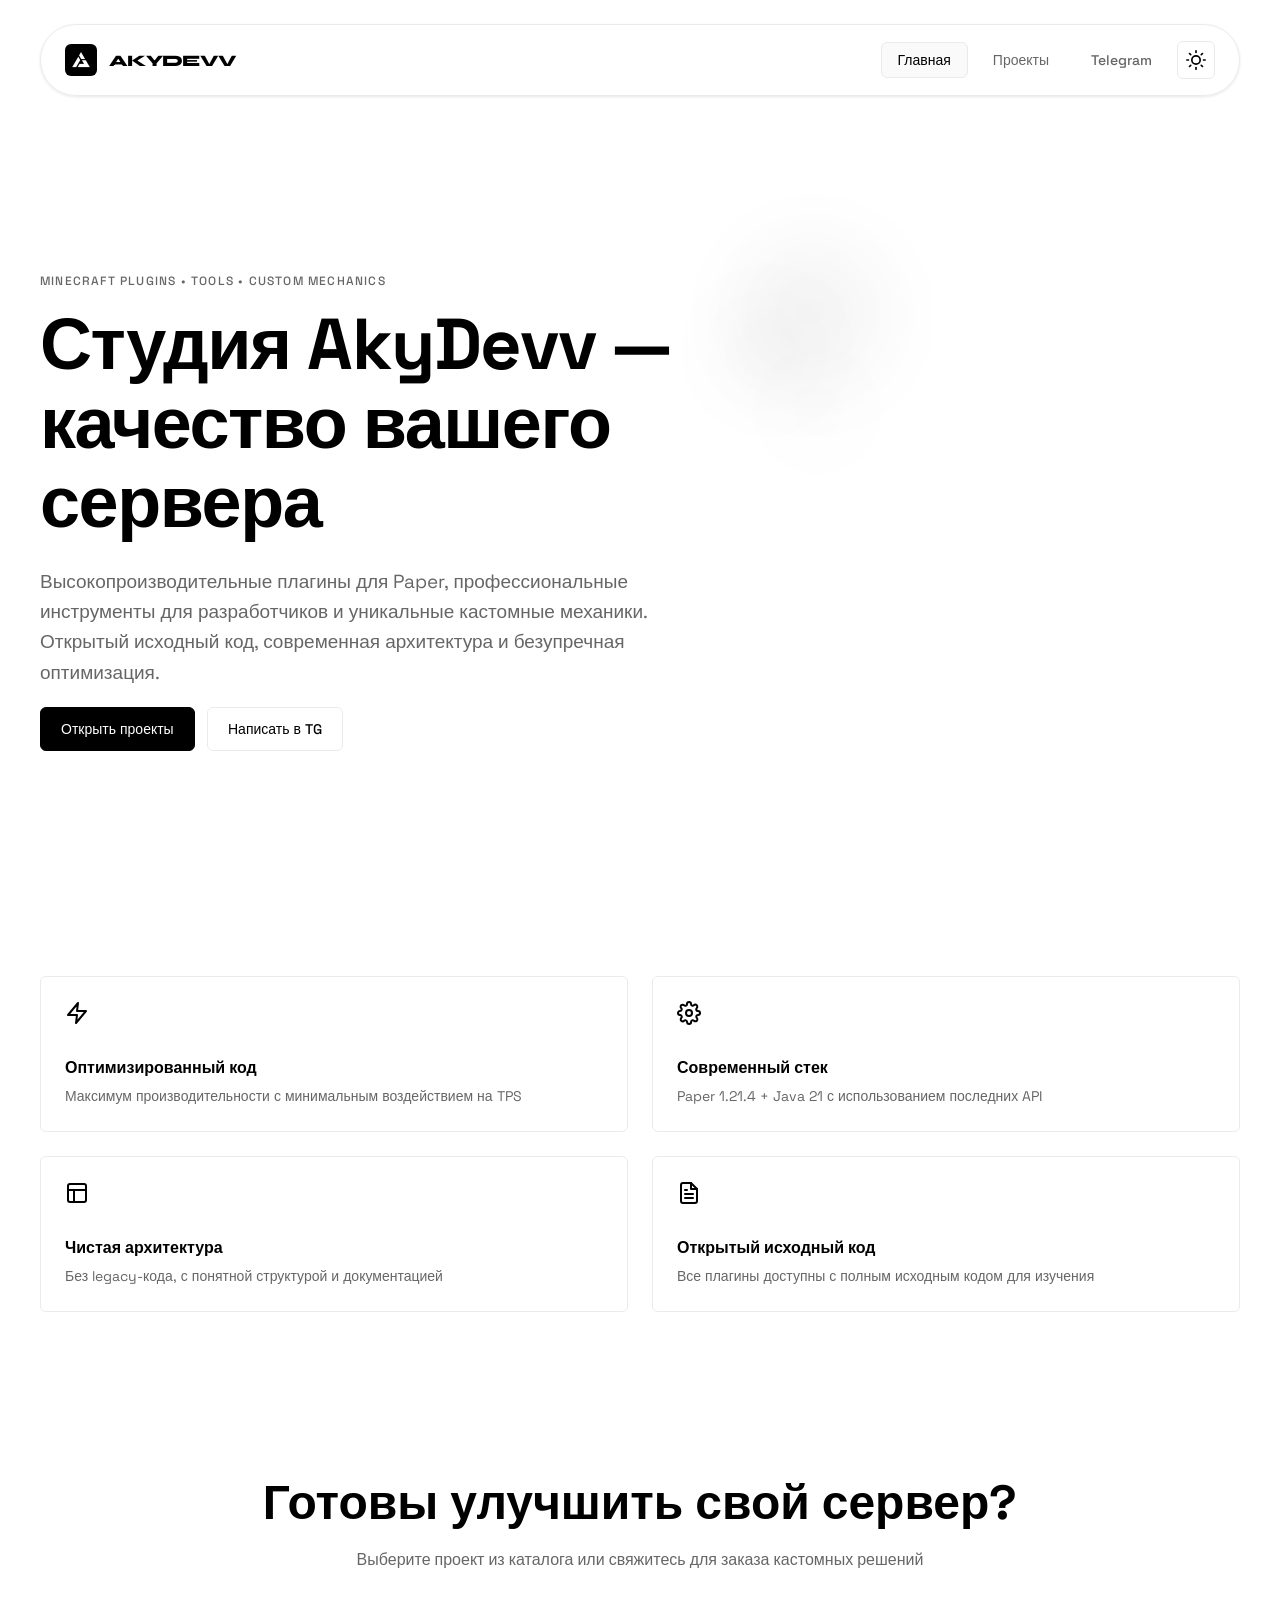
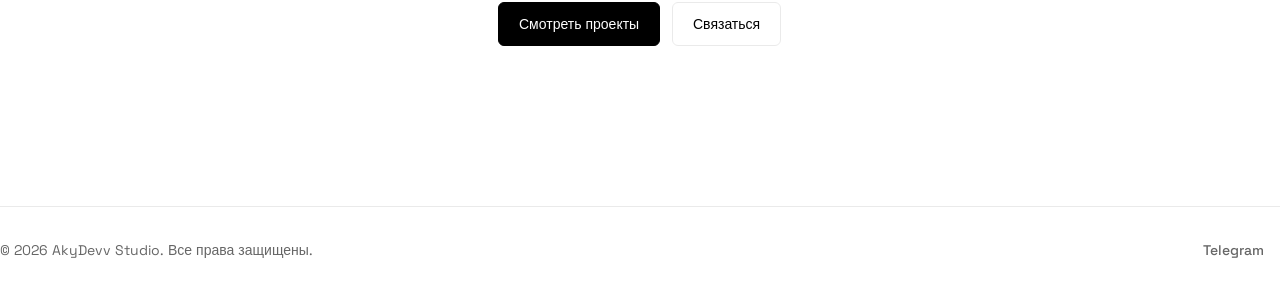
<file: index.html>
<!doctype html>
<html lang="ru">
<head>
  <meta charset="utf-8" />
  <meta name="viewport" content="width=device-width, initial-scale=1" />
  <title>AkyDevv — Minecraft Studio</title>
  <meta name="description" content="Сайт проектов студии Minecraft-разработки @AkyDevv." />
  <link rel="stylesheet" href="assets/styles.css" />
</head>
<body>
  <div class="grain" aria-hidden="true"></div>
  <header class="site-header">
    <a class="brand" href="index.html" aria-label="AkyDevv home">
      <span class="brand-cube"></span>
      <span>AkyDevv</span>
    </a>
    <nav class="nav" aria-label="Главная навигация">
      <a href="index.html" class="active">Главная</a>
      <a href="works.html">Проекты</a>
      <a href="https://t.me/akydevv" target="_blank" rel="noreferrer">Telegram</a>
      <button class="theme-toggle" aria-label="Переключить тему" type="button">
        <svg class="theme-icon sun" width="20" height="20" viewBox="0 0 24 24" fill="none" stroke="currentColor" stroke-width="2" stroke-linecap="round" stroke-linejoin="round">
          <circle cx="12" cy="12" r="5"></circle>
          <line x1="12" y1="1" x2="12" y2="3"></line>
          <line x1="12" y1="21" x2="12" y2="23"></line>
          <line x1="4.22" y1="4.22" x2="5.64" y2="5.64"></line>
          <line x1="18.36" y1="18.36" x2="19.78" y2="19.78"></line>
          <line x1="1" y1="12" x2="3" y2="12"></line>
          <line x1="21" y1="12" x2="23" y2="12"></line>
          <line x1="4.22" y1="19.78" x2="5.64" y2="18.36"></line>
          <line x1="18.36" y1="5.64" x2="19.78" y2="4.22"></line>
        </svg>
        <svg class="theme-icon moon" width="20" height="20" viewBox="0 0 24 24" fill="none" stroke="currentColor" stroke-width="2" stroke-linecap="round" stroke-linejoin="round" style="display: none;">
          <path d="M21 12.79A9 9 0 1 1 11.21 3 7 7 0 0 0 21 12.79z"></path>
        </svg>
      </button>
    </nav>
  </header>

  <main class="hero-shell">
    <section class="hero">
      <div class="hero-copy reveal">
        <div class="floating-orbs">
          <div class="orb orb-1"></div>
          <div class="orb orb-2"></div>
          <div class="orb orb-3"></div>
        </div>
        <p class="eyebrow">Minecraft plugins • tools • custom mechanics</p>
        <h1>Студия <span>AkyDevv</span> — качество вашего сервера</h1>
        <p class="lead">Высокопроизводительные плагины для Paper, профессиональные инструменты для разработчиков и уникальные кастомные механики. Открытый исходный код, современная архитектура и безупречная оптимизация.</p>
        <div class="hero-actions">
          <a class="btn primary t-text-swap" href="works.html" data-text="Открыть проекты">Открыть проекты</a>
          <a class="btn ghost t-text-swap" href="https://t.me/akydevv" target="_blank" rel="noreferrer" data-text="Написать в TG">Написать в TG</a>
        </div>
      </div>
    </section>

    <section class="features-section">
      <div class="features-grid">
        <div class="feature-card reveal delay-1">
          <div class="feature-icon">
            <svg width="24" height="24" viewBox="0 0 24 24" fill="none" stroke="currentColor" stroke-width="2" stroke-linecap="round" stroke-linejoin="round">
              <polygon points="13 2 3 14 12 14 11 22 21 10 12 10 13 2"></polygon>
            </svg>
          </div>
          <h3>Оптимизированный код</h3>
          <p>Максимум производительности с минимальным воздействием на TPS</p>
        </div>
        <div class="feature-card reveal delay-2">
          <div class="feature-icon">
            <svg width="24" height="24" viewBox="0 0 24 24" fill="none" stroke="currentColor" stroke-width="2" stroke-linecap="round" stroke-linejoin="round">
              <circle cx="12" cy="12" r="3"></circle>
              <path d="M19.4 15a1.65 1.65 0 0 0 .33 1.82l.06.06a2 2 0 0 1 0 2.83 2 2 0 0 1-2.83 0l-.06-.06a1.65 1.65 0 0 0-1.82-.33 1.65 1.65 0 0 0-1 1.51V21a2 2 0 0 1-2 2 2 2 0 0 1-2-2v-.09A1.65 1.65 0 0 0 9 19.4a1.65 1.65 0 0 0-1.82.33l-.06.06a2 2 0 0 1-2.83 0 2 2 0 0 1 0-2.83l.06-.06a1.65 1.65 0 0 0 .33-1.82 1.65 1.65 0 0 0-1.51-1H3a2 2 0 0 1-2-2 2 2 0 0 1 2-2h.09A1.65 1.65 0 0 0 4.6 9a1.65 1.65 0 0 0-.33-1.82l-.06-.06a2 2 0 0 1 0-2.83 2 2 0 0 1 2.83 0l.06.06a1.65 1.65 0 0 0 1.82.33H9a1.65 1.65 0 0 0 1-1.51V3a2 2 0 0 1 2-2 2 2 0 0 1 2 2v.09a1.65 1.65 0 0 0 1 1.51 1.65 1.65 0 0 0 1.82-.33l.06-.06a2 2 0 0 1 2.83 0 2 2 0 0 1 0 2.83l-.06.06a1.65 1.65 0 0 0-.33 1.82V9a1.65 1.65 0 0 0 1.51 1H21a2 2 0 0 1 2 2 2 2 0 0 1-2 2h-.09a1.65 1.65 0 0 0-1.51 1z"></path>
            </svg>
          </div>
          <h3>Современный стек</h3>
          <p>Paper 1.21.4 + Java 21 с использованием последних API</p>
        </div>
        <div class="feature-card reveal delay-3">
          <div class="feature-icon">
            <svg width="24" height="24" viewBox="0 0 24 24" fill="none" stroke="currentColor" stroke-width="2" stroke-linecap="round" stroke-linejoin="round">
              <rect x="3" y="3" width="18" height="18" rx="2" ry="2"></rect>
              <line x1="3" y1="9" x2="21" y2="9"></line>
              <line x1="9" y1="21" x2="9" y2="9"></line>
            </svg>
          </div>
          <h3>Чистая архитектура</h3>
          <p>Без legacy-кода, с понятной структурой и документацией</p>
        </div>
        <div class="feature-card reveal delay-4">
          <div class="feature-icon">
            <svg width="24" height="24" viewBox="0 0 24 24" fill="none" stroke="currentColor" stroke-width="2" stroke-linecap="round" stroke-linejoin="round">
              <path d="M14 2H6a2 2 0 0 0-2 2v16a2 2 0 0 0 2 2h12a2 2 0 0 0 2-2V8z"></path>
              <polyline points="14 2 14 8 20 8"></polyline>
              <line x1="16" y1="13" x2="8" y2="13"></line>
              <line x1="16" y1="17" x2="8" y2="17"></line>
              <polyline points="10 9 9 9 8 9"></polyline>
            </svg>
          </div>
          <h3>Открытый исходный код</h3>
          <p>Все плагины доступны с полным исходным кодом для изучения</p>
        </div>
      </div>
    </section>

    <section class="cta-section reveal">
      <h2>Готовы улучшить свой сервер?</h2>
      <p>Выберите проект из каталога или свяжитесь для заказа кастомных решений</p>
      <div class="cta-actions">
        <a class="btn primary t-text-swap" href="works.html" data-text="Смотреть проекты">Смотреть проекты</a>
        <a class="btn ghost t-text-swap" href="https://t.me/akydevv" target="_blank" rel="noreferrer" data-text="Связаться">Связаться</a>
      </div>
    </section>
  </main>

  <footer class="site-footer">
    <p>© 2026 AkyDevv Studio. Все права защищены.</p>
    <div class="footer-links">
      <a href="https://t.me/akydevv" target="_blank" rel="noreferrer">Telegram</a>
    </div>
  </footer>

  <script src="assets/app.js"></script>
</body>
</html>
</file>
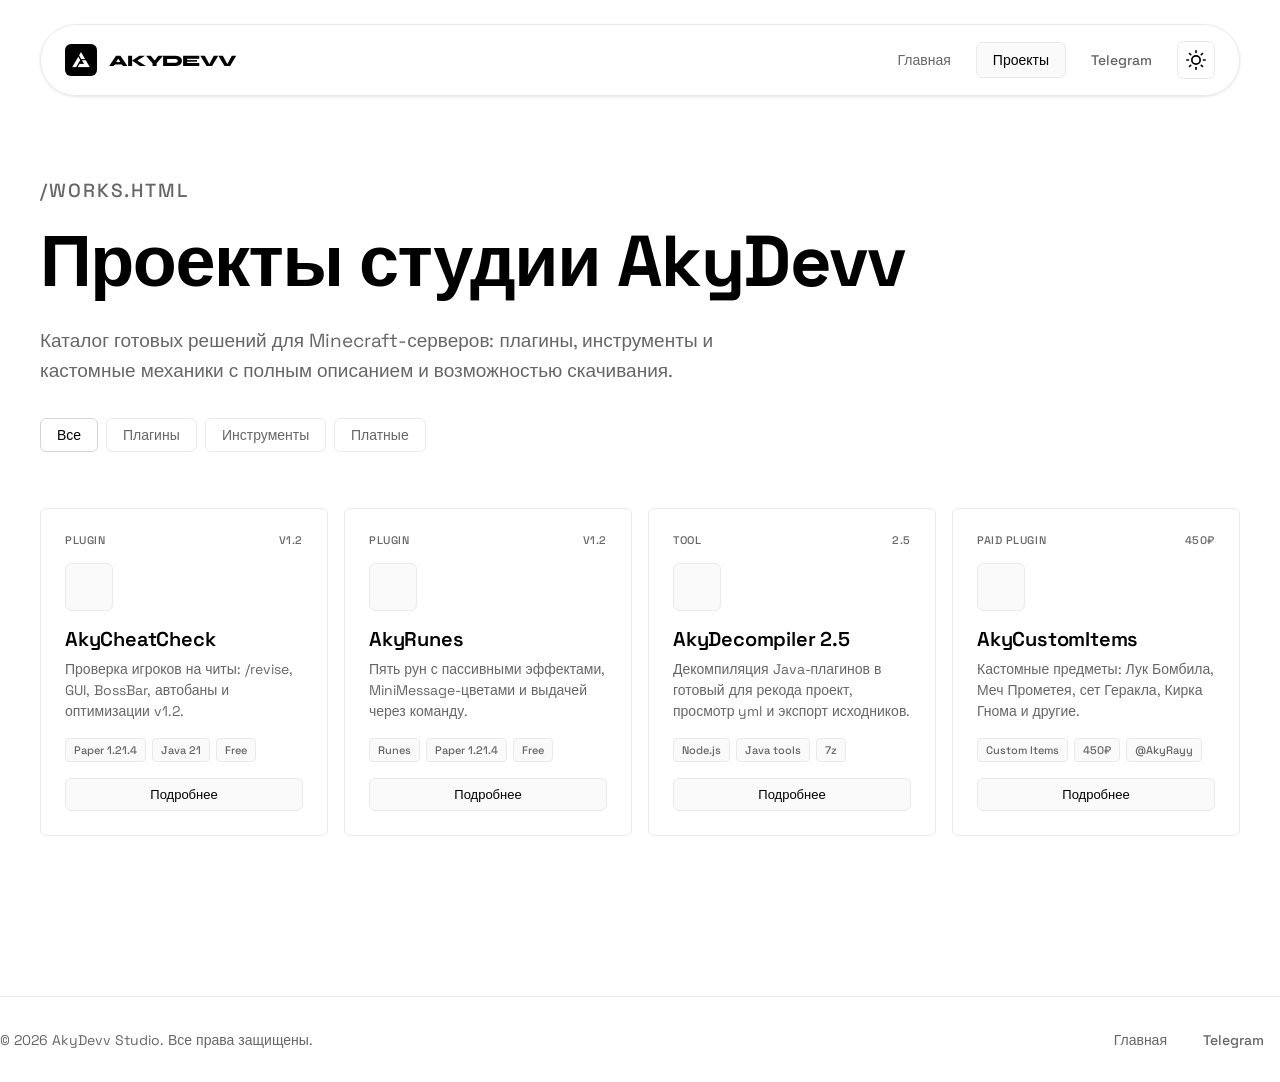
<file: works.html>
<!doctype html>
<html lang="ru">
<head>
  <meta charset="utf-8" />
  <meta name="viewport" content="width=device-width, initial-scale=1" />
  <title>Проекты — AkyDevv</title>
  <meta name="description" content="Каталог проектов студии Minecraft-разработки @AkyDevv." />
  <link rel="stylesheet" href="assets/styles.css" />
</head>
<body>
  <div class="grain" aria-hidden="true"></div>
  <header class="site-header">
    <a class="brand" href="index.html" aria-label="AkyDevv home">
      <span class="brand-cube"></span>
      <span>AkyDevv</span>
    </a>
    <nav class="nav" aria-label="Главная навигация">
      <a href="index.html">Главная</a>
      <a href="works.html" class="active">Проекты</a>
      <a href="https://t.me/akydevv" target="_blank" rel="noreferrer">Telegram</a>
      <button class="theme-toggle" aria-label="Переключить тему" type="button">
        <svg class="theme-icon sun" width="20" height="20" viewBox="0 0 24 24" fill="none" stroke="currentColor" stroke-width="2" stroke-linecap="round" stroke-linejoin="round">
          <circle cx="12" cy="12" r="5"></circle>
          <line x1="12" y1="1" x2="12" y2="3"></line>
          <line x1="12" y1="21" x2="12" y2="23"></line>
          <line x1="4.22" y1="4.22" x2="5.64" y2="5.64"></line>
          <line x1="18.36" y1="18.36" x2="19.78" y2="19.78"></line>
          <line x1="1" y1="12" x2="3" y2="12"></line>
          <line x1="21" y1="12" x2="23" y2="12"></line>
          <line x1="4.22" y1="19.78" x2="5.64" y2="18.36"></line>
          <line x1="18.36" y1="5.64" x2="19.78" y2="4.22"></line>
        </svg>
        <svg class="theme-icon moon" width="20" height="20" viewBox="0 0 24 24" fill="none" stroke="currentColor" stroke-width="2" stroke-linecap="round" stroke-linejoin="round" style="display: none;">
          <path d="M21 12.79A9 9 0 1 1 11.21 3 7 7 0 0 0 21 12.79z"></path>
        </svg>
      </button>
    </nav>
  </header>

  <main class="works-page">
    <section class="works-hero reveal">
      <p class="eyebrow">/works.html</p>
      <h1>Проекты студии <span>AkyDevv</span></h1>
      <p>Каталог готовых решений для Minecraft-серверов: плагины, инструменты и кастомные механики с полным описанием и возможностью скачивания.</p>
      <div class="filter-tabs">
        <button class="filter-tab active" data-filter="all">Все</button>
        <button class="filter-tab" data-filter="plugin">Плагины</button>
        <button class="filter-tab" data-filter="tool">Инструменты</button>
        <button class="filter-tab" data-filter="paid">Платные</button>
      </div>
    </section>

    <section class="project-grid" aria-label="Список проектов">
      <article class="project-card green reveal delay-1 t-resize" data-project="akycheatcheck" data-type="plugin" tabindex="0" role="button" aria-label="Открыть AkyCheatCheck">
        <div class="card-topline"><span>PLUGIN</span><span>v1.2</span></div>
        <div class="project-icon shield"></div>
        <h2>AkyCheatCheck</h2>
        <p>Проверка игроков на читы: /revise, GUI, BossBar, автобаны и оптимизации v1.2.</p>
        <div class="tag-row"><span>Paper 1.21.4</span><span>Java 21</span><span>Free</span></div>
        <button class="open-card t-text-swap" type="button" data-text="Открыть">Подробнее</button>
      </article>

      <article class="project-card violet reveal delay-2 t-resize" data-project="akyrunes" data-type="plugin" tabindex="0" role="button" aria-label="Открыть AkyRunes">
        <div class="card-topline"><span>PLUGIN</span><span>v1.2</span></div>
        <div class="project-icon rune"></div>
        <h2>AkyRunes</h2>
        <p>Пять рун с пассивными эффектами, MiniMessage-цветами и выдачей через команду.</p>
        <div class="tag-row"><span>Runes</span><span>Paper 1.21.4</span><span>Free</span></div>
        <button class="open-card t-text-swap" type="button" data-text="Открыть">Подробнее</button>
      </article>

      <article class="project-card lime reveal delay-3 t-resize" data-project="akydecompiler" data-type="tool" tabindex="0" role="button" aria-label="Открыть AkyDecompiler 2.5">
        <div class="card-topline"><span>TOOL</span><span>2.5</span></div>
        <div class="project-icon terminal"></div>
        <h2>AkyDecompiler 2.5</h2>
        <p>Декомпиляция Java-плагинов в готовый для рекода проект, просмотр yml и экспорт исходников.</p>
        <div class="tag-row"><span>Node.js</span><span>Java tools</span><span>7z</span></div>
        <button class="open-card t-text-swap" type="button" data-text="Открыть">Подробнее</button>
      </article>

      <article class="project-card orange reveal delay-4 t-resize" data-project="akycustomitems" data-type="paid" tabindex="0" role="button" aria-label="Открыть AkyCustomItems">
        <div class="card-topline"><span>PAID PLUGIN</span><span>450₽</span></div>
        <div class="project-icon sword"></div>
        <h2>AkyCustomItems</h2>
        <p>Кастомные предметы: Лук Бомбила, Меч Прометея, сет Геракла, Кирка Гнома и другие.</p>
        <div class="tag-row"><span>Custom Items</span><span>450₽</span><span>@AkyRayy</span></div>
        <button class="open-card t-text-swap" type="button" data-text="Открыть">Подробнее</button>
      </article>
    </section>
  </main>

  <footer class="site-footer">
    <p>© 2026 AkyDevv Studio. Все права защищены.</p>
    <div class="footer-links">
      <a href="index.html">Главная</a>
      <a href="https://t.me/akydevv" target="_blank" rel="noreferrer">Telegram</a>
    </div>
  </footer>

  <div class="modal" id="projectModal" aria-hidden="true" role="dialog" aria-modal="true" aria-labelledby="modalTitle">
    <div class="modal-backdrop" data-close="true"></div>
    <article class="modal-panel" role="document">
      <button class="modal-close" type="button" aria-label="Закрыть окно" data-close="true">×</button>
      <div class="modal-kicker" id="modalKicker"></div>
      <h2 id="modalTitle"></h2>
      <p class="modal-subtitle" id="modalSubtitle"></p>
      <div class="modal-actions" id="modalActions"></div>
      <div class="modal-content" id="modalContent"></div>
    </article>
  </div>

  <script src="assets/app.js"></script>
</body>
</html>
</file>
<file: assets/styles.css>
@import url('https://fonts.googleapis.com/css2?family=Space+Grotesk:wght@400;500;700&family=Syne:wght@400;700;800&display=swap');

:root {
  --bg: #ffffff;
  --bg-2: #fafafa;
  --panel: #ffffff;
  --panel-2: #ffffff;
  --line: #eaeaea;
  --line-strong: #d4d4d4;
  --text: #000000;
  --muted: #666666;
  --accent: #000000;
  --accent-hover: #333333;
  --shadow: 0 1px 3px rgba(0, 0, 0, 0.1);
  --shadow-lg: 0 4px 6px rgba(0, 0, 0, 0.1);
  --radius: 6px;
  /* transitions-dev */
  --resize-dur: 300ms;
  --resize-ease: cubic-bezier(0.22, 1, 0.36, 1);
  --modal-open-dur: 250ms;
  --modal-close-dur: 150ms;
  --modal-scale: 0.96;
  --modal-scale-close: 0.96;
  --modal-ease: cubic-bezier(0.22, 1, 0.36, 1);
  --check-opacity-dur: 550ms;
  --check-rotate-dur: 550ms;
  --check-rotate-from: 80deg;
  --check-bob-dur: 450ms;
  --check-y-amount: 40px;
  --check-blur-dur: 500ms;
  --check-blur-from: 10px;
  --check-path-dur: 550ms;
  --check-path-delay: 80ms;
  --check-ease-out: cubic-bezier(0.22, 1, 0.36, 1);
  --check-ease-opacity: cubic-bezier(0.22, 1, 0.36, 1);
  --check-ease-rotate: cubic-bezier(0.22, 1, 0.36, 1);
  --check-ease-bob: cubic-bezier(0.34, 1.35, 0.64, 1);
  --check-ease-path: cubic-bezier(0.22, 1, 0.36, 1);
  --icon-swap-dur: 200ms;
  --icon-swap-blur: 2px;
  --icon-swap-start-scale: 0.25;
  --icon-swap-ease: ease-in-out;
  --text-swap-dur: 150ms;
  --text-swap-translate-y: 4px;
  --text-swap-blur: 2px;
  --text-swap-ease: ease-in-out;
  --page-slide-dur: 200ms;
  --page-fade-dur: 200ms;
  --page-slide-distance: 8px;
  --page-blur: 3px;
  --page-stagger: 0ms;
  --page-exit-enabled: 1;
  --page-slide-ease: cubic-bezier(0.22, 1, 0.36, 1);
  --page-fade-ease: cubic-bezier(0.22, 1, 0.36, 1);
}

[data-theme="dark"] {
  --bg: #000000;
  --bg-2: #111111;
  --panel: #111111;
  --panel-2: #1a1a1a;
  --line: #333333;
  --line-strong: #444444;
  --text: #ffffff;
  --muted: #888888;
  --accent: #ffffff;
  --accent-hover: #e0e0e0;
  --shadow: 0 1px 3px rgba(0, 0, 0, 0.3);
  --shadow-lg: 0 4px 6px rgba(0, 0, 0, 0.3);
}

* { box-sizing: border-box; }

html { scroll-behavior: smooth; }

body {
  margin: 0;
  min-height: 100vh;
  color: var(--text);
  font-family: "Space Grotesk", sans-serif;
  background: var(--bg);
  overflow-x: hidden;
}

.grain {
  display: none;
}

.site-header {
  width: min(1200px, calc(100% - 32px));
  margin: 24px auto 0;
  padding: 16px 24px;
  border: 1px solid var(--line);
  background: rgba(255, 255, 255, 0.8);
  backdrop-filter: blur(12px);
  -webkit-backdrop-filter: blur(12px);
  display: flex;
  align-items: center;
  justify-content: space-between;
  position: sticky;
  top: 24px;
  z-index: 20;
  border-radius: 50px;
  box-shadow: var(--shadow);
}

[data-theme="dark"] .site-header {
  background: rgba(0, 0, 0, 0.8);
}

.brand {
  color: var(--text);
  text-decoration: none;
  font-family: "Syne", sans-serif;
  font-weight: 800;
  letter-spacing: -.04em;
  display: inline-flex;
  gap: 12px;
  align-items: center;
  text-transform: uppercase;
  font-size: 16px;
}

.brand-cube {
  width: 32px;
  height: 32px;
  background: url('images/avatar.png') center/cover;
  border-radius: var(--radius);
  display: flex;
  align-items: center;
  justify-content: center;
}

.nav { display: flex; align-items: center; gap: 8px; }

.nav a {
  color: var(--muted);
  text-decoration: none;
  padding: 8px 16px;
  border: 1px solid transparent;
  font-size: 14px;
  font-weight: 500;
  border-radius: var(--radius);
  transition: all .15s ease;
}

.nav a:hover {
  color: var(--text);
  background: var(--bg-2);
}

.nav a.active {
  color: var(--text);
  background: var(--bg-2);
  border-color: var(--line);
}

.theme-toggle {
  padding: 8px;
  border: 1px solid var(--line);
  background: var(--bg);
  color: var(--text);
  cursor: pointer;
  border-radius: var(--radius);
  transition: all .15s ease;
  display: flex;
  align-items: center;
  justify-content: center;
}

.theme-toggle:hover {
  background: var(--bg-2);
  border-color: var(--line-strong);
}

.theme-icon {
  display: block;
}

.hero-shell, .works-page {
  width: min(1200px, calc(100% - 32px));
  margin: 0 auto;
}

.hero {
  min-height: calc(100vh - 100px);
  display: flex;
  align-items: center;
  padding: 80px 0 48px;
}
.hero-copy {
  display: flex;
  flex-direction: column;
  max-width: 800px;
  position: relative;
  z-index: 2;
}

.floating-orbs {
  position: absolute;
  top: -50px;
  right: -100px;
  width: 300px;
  height: 300px;
  z-index: 1;
}

.orb {
  position: absolute;
  border-radius: 50%;
  filter: blur(40px);
  opacity: 0.6;
}

.orb-1 {
  width: 150px;
  height: 150px;
  top: 20px;
  right: 50px;
  background: linear-gradient(135deg, rgba(0, 0, 0, 0.1), rgba(0, 0, 0, 0.05));
  animation: float-1 8s ease-in-out infinite;
}

.orb-2 {
  width: 100px;
  height: 100px;
  top: 80px;
  right: 120px;
  background: linear-gradient(135deg, rgba(0, 0, 0, 0.08), rgba(0, 0, 0, 0.03));
  animation: float-2 10s ease-in-out infinite;
  animation-delay: -3s;
}

.orb-3 {
  width: 80px;
  height: 80px;
  top: 150px;
  right: 80px;
  background: linear-gradient(135deg, rgba(0, 0, 0, 0.06), rgba(0, 0, 0, 0.02));
  animation: float-3 12s ease-in-out infinite;
  animation-delay: -5s;
}

[data-theme="dark"] .orb-1 {
  background: linear-gradient(135deg, rgba(255, 255, 255, 0.15), rgba(255, 255, 255, 0.05));
}

[data-theme="dark"] .orb-2 {
  background: linear-gradient(135deg, rgba(255, 255, 255, 0.12), rgba(255, 255, 255, 0.04));
}

[data-theme="dark"] .orb-3 {
  background: linear-gradient(135deg, rgba(255, 255, 255, 0.1), rgba(255, 255, 255, 0.03));
}

@keyframes float-1 {
  0%, 100% {
    transform: translate(0, 0) scale(1);
  }
  33% {
    transform: translate(30px, -40px) scale(1.1);
  }
  66% {
    transform: translate(-20px, 20px) scale(0.9);
  }
}

@keyframes float-2 {
  0%, 100% {
    transform: translate(0, 0) scale(1);
  }
  33% {
    transform: translate(-40px, 30px) scale(1.15);
  }
  66% {
    transform: translate(20px, -30px) scale(0.85);
  }
}

@keyframes float-3 {
  0%, 100% {
    transform: translate(0, 0) scale(1);
  }
  33% {
    transform: translate(20px, 40px) scale(1.2);
  }
  66% {
    transform: translate(-30px, -20px) scale(0.8);
  }
}

.eyebrow {
  margin: 0 0 16px;
  color: var(--muted);
  text-transform: uppercase;
  letter-spacing: .1em;
  font-weight: 500;
  font-size: 12px;
  font-family: "Space Grotesk", sans-serif;
}

h1, h2, h3, p { margin-top: 0; }

h1 {
  font-family: "Space Grotesk", sans-serif;
  font-size: clamp(48px, 8vw, 72px);
  line-height: 1.1;
  letter-spacing: -.02em;
  margin-bottom: 24px;
  font-weight: 700;
}

h1 span,
.works-hero h1 span {
  color: var(--accent);
}

.lead, .works-hero p {
  color: var(--muted);
  font-size: clamp(16px, 2vw, 19px);
  line-height: 1.6;
  max-width: 680px;
}

.hero-actions, .modal-actions {
  display: flex;
  gap: 12px;
  flex-wrap: wrap;
  align-items: center;
}

.btn {
  --btn-bg: transparent;
  --btn-color: var(--text);
  color: var(--btn-color);
  background: var(--btn-bg);
  border: 1px solid var(--line);
  text-decoration: none;
  padding: 12px 20px;
  font-weight: 500;
  font-size: 14px;
  display: inline-flex;
  align-items: center;
  justify-content: center;
  border-radius: var(--radius);
  transition: all .15s ease;
  position: relative;
}

.btn:hover {
  background: var(--bg-2);
  border-color: var(--line-strong);
}

.btn:active {
  transform: scale(0.98);
}

.btn.primary {
  --btn-bg: var(--accent);
  --btn-color: #ffffff;
  border-color: var(--accent);
}

.btn.primary:hover {
  background: var(--accent-hover);
  border-color: var(--accent-hover);
}

.btn.ghost {
  background: transparent;
}

[data-theme="dark"] .btn.ghost:hover {
  background: var(--bg-2);
}

.btn.buy {
  --btn-bg: var(--accent);
  --btn-color: #ffffff;
  border-color: var(--accent);
}

.btn.buy:hover {
  background: var(--accent-hover);
  border-color: var(--accent-hover);
}

[data-theme="dark"] .btn.primary {
  --btn-bg: #ffffff;
  --btn-color: #000000;
}

[data-theme="dark"] .btn.primary:hover {
  background: #e0e0e0;
  border-color: #e0e0e0;
}

[data-theme="dark"] .btn.buy {
  --btn-bg: #ffffff;
  --btn-color: #000000;
}

[data-theme="dark"] .btn.buy:hover {
  background: #e0e0e0;
  border-color: #e0e0e0;
}

.quick-strip {
  margin: -20px 0 60px;
  display: grid;
  grid-template-columns: repeat(3, 1fr);
  gap: 12px;
}
.quick-strip div {
  border: 1px solid var(--line);
  padding: 18px;
  background: var(--bg-2);
  border-radius: var(--radius);
}
.quick-strip b { display: block; margin-bottom: 6px; font-weight: 600; }
.quick-strip span { color: var(--muted); font-size: 13px; }

[data-theme="dark"] .quick-strip div {
  background: var(--bg);
}

.features-section {
  padding: 80px 0;
}
.features-grid {
  display: grid;
  grid-template-columns: repeat(2, 1fr);
  gap: 24px;
}
.feature-card {
  border: 1px solid var(--line);
  padding: 24px;
  background: rgba(255, 255, 255, 0.6);
  backdrop-filter: blur(8px);
  -webkit-backdrop-filter: blur(8px);
  border-radius: var(--radius);
  transition:
    transform var(--resize-dur) var(--resize-ease),
    box-shadow var(--resize-dur) var(--resize-ease),
    border-color var(--resize-dur) var(--resize-ease);
  will-change: transform, box-shadow, border-color;
}
.feature-card:hover {
  border-color: var(--line-strong);
  box-shadow: var(--shadow-lg);
}
.feature-icon {
  width: 40px;
  height: 40px;
  margin-bottom: 16px;
  color: var(--accent);
}
.feature-card h3 {
  margin: 0 0 8px;
  font-size: 16px;
  color: var(--text);
  font-weight: 600;
}
.feature-card p {
  color: var(--muted);
  line-height: 1.5;
  margin: 0;
  font-size: 14px;
}

[data-theme="dark"] .feature-card {
  background: rgba(0, 0, 0, 0.6);
}

.cta-section {
  padding: 80px 0;
  text-align: center;
}
.cta-section h2 {
  font-family: "Space Grotesk", sans-serif;
  font-size: clamp(32px, 5vw, 48px);
  margin-bottom: 16px;
  font-weight: 700;
}
.cta-section p {
  color: var(--muted);
  font-size: 16px;
  max-width: 600px;
  margin: 0 auto 32px;
}
.cta-actions {
  display: flex;
  gap: 12px;
  justify-content: center;
  flex-wrap: wrap;
}

.site-footer {
  border-top: 1px solid var(--line);
  padding: 32px 0;
  margin-top: 80px;
  display: flex;
  justify-content: space-between;
  align-items: center;
}
.site-footer p {
  color: var(--muted);
  margin: 0;
  font-size: 14px;
}
.footer-links a {
  color: var(--muted);
  text-decoration: none;
  padding: 8px 16px;
  font-size: 14px;
  font-weight: 500;
  transition: all .15s ease;
}
.footer-links a:hover {
  color: var(--text);
}

.works-hero {
  padding: 80px 0 32px;
}
.works-hero h1 { max-width: 960px; margin-bottom: 24px; }
.filter-tabs {
  display: flex;
  gap: 8px;
  margin-top: 32px;
  flex-wrap: wrap;
}
.filter-tab {
  padding: 8px 16px;
  border: 1px solid var(--line);
  background: rgba(255, 255, 255, 0.5);
  backdrop-filter: blur(6px);
  -webkit-backdrop-filter: blur(6px);
  color: var(--muted);
  font-size: 14px;
  font-weight: 500;
  cursor: pointer;
  border-radius: var(--radius);
  transition:
    all var(--resize-dur) var(--resize-ease);
  will-change: transform, border-color, background, color;
}
.filter-tab:hover {
  color: var(--text);
  border-color: var(--line-strong);
  background: rgba(255, 255, 255, 0.7);
}
.filter-tab.active {
  color: var(--text);
  background: rgba(255, 255, 255, 0.8);
  border-color: var(--line-strong);
}

[data-theme="dark"] .filter-tab {
  background: rgba(0, 0, 0, 0.5);
}

[data-theme="dark"] .filter-tab:hover {
  background: rgba(0, 0, 0, 0.7);
}

[data-theme="dark"] .filter-tab.active {
  background: rgba(0, 0, 0, 0.8);
}

.project-grid {
  display: grid;
  grid-template-columns: repeat(4, 1fr);
  gap: 16px;
  padding: 24px 0 80px;
}

.project-card {
  position: relative;
  min-height: 320px;
  padding: 24px;
  border: 1px solid var(--line);
  background: rgba(255, 255, 255, 0.6);
  backdrop-filter: blur(8px);
  -webkit-backdrop-filter: blur(8px);
  overflow: hidden;
  cursor: pointer;
  border-radius: var(--radius);
  display: flex;
  flex-direction: column;
  transition:
    transform var(--resize-dur) var(--resize-ease),
    box-shadow var(--resize-dur) var(--resize-ease),
    border-color var(--resize-dur) var(--resize-ease);
  will-change: transform, box-shadow, border-color;
}
.project-card:hover,
.project-card:focus-visible {
  border-color: var(--line-strong);
  box-shadow: var(--shadow-lg);
  outline: none;
}
.project-card.green { --accent: var(--accent); }
.project-card.violet { --accent: var(--accent); }
.project-card.lime { --accent: var(--accent); }
.project-card.orange { --accent: var(--accent); }

[data-theme="dark"] .project-card {
  background: rgba(0, 0, 0, 0.6);
}

.card-topline {
  display: flex;
  justify-content: space-between;
  gap: 10px;
  color: var(--muted);
  font-size: 11px;
  font-weight: 500;
  letter-spacing: .05em;
  text-transform: uppercase;
}
.project-card h2 {
  position: relative;
  z-index: 1;
  font-family: "Space Grotesk", sans-serif;
  letter-spacing: -.01em;
  font-size: 20px;
  line-height: 1.2;
  margin: 16px 0 8px;
  font-weight: 600;
  word-wrap: break-word;
  overflow-wrap: break-word;
  hyphens: auto;
}
.project-card p {
  position: relative;
  z-index: 1;
  color: var(--muted);
  line-height: 1.5;
  margin-bottom: 16px;
  font-size: 14px;
}
.project-icon {
  margin-top: 16px;
  width: 48px;
  height: 48px;
  position: relative;
  border-radius: var(--radius);
  display: flex;
  align-items: center;
  justify-content: center;
}
.project-icon.shield {
  background: var(--bg-2);
  border: 1px solid var(--line);
}
.project-icon.rune {
  background: var(--bg-2);
  border: 1px solid var(--line);
}
.project-icon.terminal {
  background: var(--bg-2);
  border: 1px solid var(--line);
}
.project-icon.sword {
  background: var(--bg-2);
  border: 1px solid var(--line);
}

[data-theme="dark"] .project-icon {
  background: var(--bg);
}

.tag-row {
  display: flex;
  flex-wrap: wrap;
  gap: 6px;
  margin-top: auto;
  position: relative;
  z-index: 1;
}
.tag-row span {
  color: var(--muted);
  background: var(--bg-2);
  border: 1px solid var(--line);
  padding: 4px 8px;
  font-size: 11px;
  font-weight: 500;
  border-radius: 4px;
}
.open-card {
  margin-top: 16px;
  padding: 8px 16px;
  border: 1px solid var(--line);
  color: var(--text);
  background: var(--bg-2);
  font-weight: 500;
  font-size: 13px;
  cursor: pointer;
  position: relative;
  z-index: 1;
  border-radius: var(--radius);
  transition: all .15s ease;
}

.open-card:hover {
  background: var(--bg);
  border-color: var(--line-strong);
}

[data-theme="dark"] .tag-row span,
[data-theme="dark"] .open-card {
  background: var(--bg);
}

[data-theme="dark"] .open-card:hover {
  background: var(--bg-2);
}

.modal {
  position: fixed;
  inset: 0;
  z-index: 100;
  display: none;
}
.modal.is-open { display: block; }
.modal-backdrop {
  position: absolute;
  inset: 0;
  background: rgba(0,0,0,.5);
  backdrop-filter: blur(4px);
  animation: backdropFade .3s ease-out;
}

[data-theme="dark"] .modal-backdrop {
  background: rgba(0,0,0,.7);
}
.modal-panel {
  position: relative;
  width: min(900px, calc(100% - 32px));
  max-height: calc(100vh - 32px);
  overflow: auto;
  margin: 16px auto;
  border: 1px solid var(--line);
  background: rgba(255, 255, 255, 0.9);
  backdrop-filter: blur(16px);
  -webkit-backdrop-filter: blur(16px);
  box-shadow: var(--shadow-lg);
  padding: clamp(24px, 4vw, 40px);
  --modal-accent: var(--accent);
  border-radius: var(--radius);
  scrollbar-width: none;
  transform-origin: center;
  transform: scale(var(--modal-scale));
  opacity: 0;
  pointer-events: none;
  transition:
    transform var(--modal-open-dur) var(--modal-ease),
    opacity   var(--modal-open-dur) var(--modal-ease);
  will-change: transform, opacity;
}

[data-theme="dark"] .modal-panel {
  background: rgba(0, 0, 0, 0.9);
}
.modal-panel.is-open {
  transform: scale(1);
  opacity: 1;
  pointer-events: auto;
}
.modal-panel.is-closing {
  transform: scale(var(--modal-scale-close));
  opacity: 0;
  pointer-events: none;
  transition:
    transform var(--modal-close-dur) var(--modal-ease),
    opacity   var(--modal-close-dur) var(--modal-ease);
}

.modal-panel::-webkit-scrollbar {
  display: none;
}
.modal-close {
  position: sticky;
  top: 0;
  margin-left: auto;
  display: flex;
  align-items: center;
  justify-content: center;
  width: 32px;
  height: 32px;
  border: 1px solid var(--line);
  background: var(--bg);
  color: var(--text);
  font-size: 18px;
  cursor: pointer;
  z-index: 2;
  border-radius: var(--radius);
  transition: all .15s ease;
}

.modal-close:hover {
  background: var(--bg-2);
  border-color: var(--line-strong);
}

[data-theme="dark"] .modal-close {
  background: var(--bg-2);
}

[data-theme="dark"] .modal-close:hover {
  background: var(--bg);
}

.modal-kicker {
  color: var(--muted);
  font-weight: 500;
  letter-spacing: .05em;
  text-transform: uppercase;
  font-size: 11px;
  margin-top: -8px;
}
.modal-panel h2 {
  font-family: "Space Grotesk", sans-serif;
  font-size: clamp(28px, 5vw, 48px);
  line-height: 1.1;
  letter-spacing: -.01em;
  margin: 8px 0 16px;
  font-weight: 700;
}
.modal-subtitle {
  color: var(--muted);
  font-size: 15px;
  line-height: 1.6;
  max-width: 760px;
}
.modal-actions { margin: 20px 0 24px; }
.modal-content {
  display: grid;
  gap: 16px;
  color: var(--text);
  line-height: 1.6;
}
.modal-content h3 {
  margin: 16px 0 8px;
  font-size: 16px;
  color: var(--text);
  font-weight: 600;
}
.modal-content ul { margin: 0; padding-left: 20px; }
.modal-content li + li { margin-top: 6px; }
.info-grid {
  display: grid;
  grid-template-columns: repeat(2, minmax(0, 1fr));
  gap: 12px;
}
.info-box, .item-box, .code-box {
  border: 1px solid var(--line);
  background: var(--bg-2);
  padding: 16px;
  border-radius: var(--radius);
}
.info-box b { color: var(--text); display: block; margin-bottom: 4px; font-weight: 600; }
.info-box span { color: var(--muted); font-size: 13px; }
.item-grid {
  display: grid;
  grid-template-columns: repeat(2, minmax(0, 1fr));
  gap: 12px;
}
.item-box h4 {
  margin: 0 0 8px;
  font-size: 15px;
  color: var(--text);
  font-weight: 600;
}
.item-box p { color: var(--muted); margin-bottom: 10px; font-size: 14px; }
.item-box small {
  color: var(--muted);
  font-weight: 500;
  text-transform: uppercase;
  letter-spacing: .05em;
  font-size: 11px;
}
.code-box {
  font-family: "Space Grotesk", monospace;
  color: var(--text);
  white-space: pre-wrap;
  overflow-wrap: anywhere;
  font-size: 13px;
  background: var(--bg-2);
}
.price-panel {
  border: 1px solid var(--line);
  background: var(--bg-2);
  padding: 18px;
  border-radius: var(--radius);
}
.price-panel strong { font-size: 20px; color: var(--text); font-weight: 700; }

[data-theme="dark"] .info-box,
[data-theme="dark"] .item-box,
[data-theme="dark"] .code-box,
[data-theme="dark"] .price-panel {
  background: var(--bg);
}

.reveal {
  animation: lift .65s cubic-bezier(.2,.8,.2,1) both;
}
.delay-1 { animation-delay: .08s; }
.delay-2 { animation-delay: .16s; }
.delay-3 { animation-delay: .24s; }
.delay-4 { animation-delay: .32s; }

@keyframes lift { from { opacity: 0; transform: translateY(20px); } to { opacity: 1; transform: translateY(0); } }
@keyframes backdropFade {
  from { opacity: 0; }
  to { opacity: 1; }
}

/* Success check transition */
.t-success-check {
  display: inline-block;
  transform-origin: center;
  opacity: 0;
  will-change: transform, opacity, filter;
}
.t-success-check svg { display: block; overflow: visible; }
.t-success-check svg path {
  stroke-dasharray: 20;
  stroke-dashoffset: 20;
}
.t-success-check[data-state="in"] {
  animation:
    t-check-fade   var(--check-opacity-dur) var(--check-ease-opacity) forwards,
    t-check-rotate var(--check-rotate-dur)  var(--check-ease-rotate)  forwards,
    t-check-blur   var(--check-blur-dur)    var(--check-ease-out)     forwards,
    t-check-bob    var(--check-bob-dur)     var(--check-ease-bob)     forwards;
}
.t-success-check[data-state="in"] svg path {
  animation: t-check-draw var(--check-path-dur) var(--check-ease-path) var(--check-path-delay, 0ms) forwards;
}
@keyframes t-check-fade { from { opacity: 0; } to { opacity: 1; } }
@keyframes t-check-rotate {
  from { transform: rotate(var(--check-rotate-from)); }
  to   { transform: rotate(0deg); }
}
@keyframes t-check-blur {
  from { filter: blur(var(--check-blur-from)); }
  to   { filter: blur(0); }
}
@keyframes t-check-bob {
  from { translate: 0 var(--check-y-amount); }
  to   { translate: 0 0; }
}
@keyframes t-check-draw { to { stroke-dashoffset: 0; } }

@media (prefers-reduced-motion: reduce) {
  .t-success-check { animation: none !important; opacity: 1; }
  .t-success-check svg path { animation: none !important; stroke-dashoffset: 0 !important; }
}

[data-theme="dark"] .t-success-check svg path {
  stroke: var(--accent);
}

/* Icon swap transition */
.t-icon-swap {
  position: relative;
  display: inline-grid;
}
.t-icon-swap .t-icon {
  grid-area: 1 / 1;
  transition:
    opacity   var(--icon-swap-dur) var(--icon-swap-ease),
    filter    var(--icon-swap-dur) var(--icon-swap-ease),
    transform var(--icon-swap-dur) var(--icon-swap-ease);
  will-change: opacity, filter, transform;
}
.t-icon-swap[data-state="a"] .t-icon[data-icon="a"],
.t-icon-swap[data-state="b"] .t-icon[data-icon="b"] {
  opacity: 1;
  filter: blur(0);
  transform: scale(1);
}
.t-icon-swap[data-state="a"] .t-icon[data-icon="b"],
.t-icon-swap[data-state="b"] .t-icon[data-icon="a"] {
  opacity: 0;
  filter: blur(var(--icon-swap-blur));
  transform: scale(var(--icon-swap-start-scale));
}

@media (prefers-reduced-motion: reduce) {
  .t-icon-swap .t-icon { transition: none !important; }
}

/* Text states swap */
.t-text-swap {
  display: inline-block;
  transform: translateY(0);
  filter: blur(0);
  opacity: 1;
  transition:
    transform var(--text-swap-dur) var(--text-swap-ease),
    filter    var(--text-swap-dur) var(--text-swap-ease),
    opacity   var(--text-swap-dur) var(--text-swap-ease);
  will-change: transform, filter, opacity;
}
.t-text-swap.is-exit {
  transform: translateY(calc(var(--text-swap-translate-y) * -1));
  filter: blur(var(--text-swap-blur));
  opacity: 0;
}
.t-text-swap.is-enter-start {
  transform: translateY(var(--text-swap-translate-y));
  filter: blur(var(--text-swap-blur));
  opacity: 0;
  transition: none;
}

@media (prefers-reduced-motion: reduce) {
  .t-text-swap { transition: none !important; }
}

/* Page side-by-side transition */
.t-page-slide {
  position: relative;
}
.t-page-slide .t-page[data-page-id="1"] {
  --t-page-from-x: calc(var(--page-slide-distance) * -1);
}
.t-page-slide .t-page[data-page-id="2"] {
  --t-page-from-x: var(--page-slide-distance);
}
.t-page-slide .t-page {
  position: absolute;
  inset: 0;
  opacity: 0;
  pointer-events: none;
  transform: translateX(calc(var(--t-page-from-x, 0px) * var(--page-exit-enabled)));
  filter: blur(calc(var(--page-blur) * var(--page-exit-enabled)));
  transition:
    opacity   var(--page-fade-dur)  var(--page-fade-ease),
    transform var(--page-slide-dur) var(--page-slide-ease),
    filter    var(--page-slide-dur) var(--page-slide-ease);
  will-change: opacity, transform, filter;
}
.t-page-slide[data-page="1"] .t-page[data-page-id="1"],
.t-page-slide[data-page="2"] .t-page[data-page-id="2"] {
  opacity: 1;
  pointer-events: auto;
  transform: translateX(0);
  filter: blur(0);
  transition-delay: var(--page-stagger);
}

@media (prefers-reduced-motion: reduce) {
  .t-page-slide .t-page { transition: none !important; }
}

@media (max-width: 1000px) {
  .project-grid { grid-template-columns: repeat(2, 1fr); }
  .features-grid { grid-template-columns: 1fr; }
}

@media (max-width: 680px) {
  .site-header { align-items: flex-start; flex-direction: column; gap: 12px; }
  .nav { width: 100%; flex-wrap: wrap; }
  .nav a { flex: 1; text-align: center; }
  .hero-shell, .works-page, .site-header { width: min(100% - 24px, 1200px); }
  h1 { font-size: clamp(36px, 10vw, 48px); }
  .quick-strip, .project-grid, .info-grid, .item-grid { grid-template-columns: 1fr; }
  .project-card { min-height: 320px; }
  .modal-panel { padding: 20px; }
  .site-footer { flex-direction: column; gap: 16px; text-align: center; }
  .hero-actions, .cta-actions { flex-direction: column; width: 100%; }
  .btn { width: 100%; }
}
</file>
